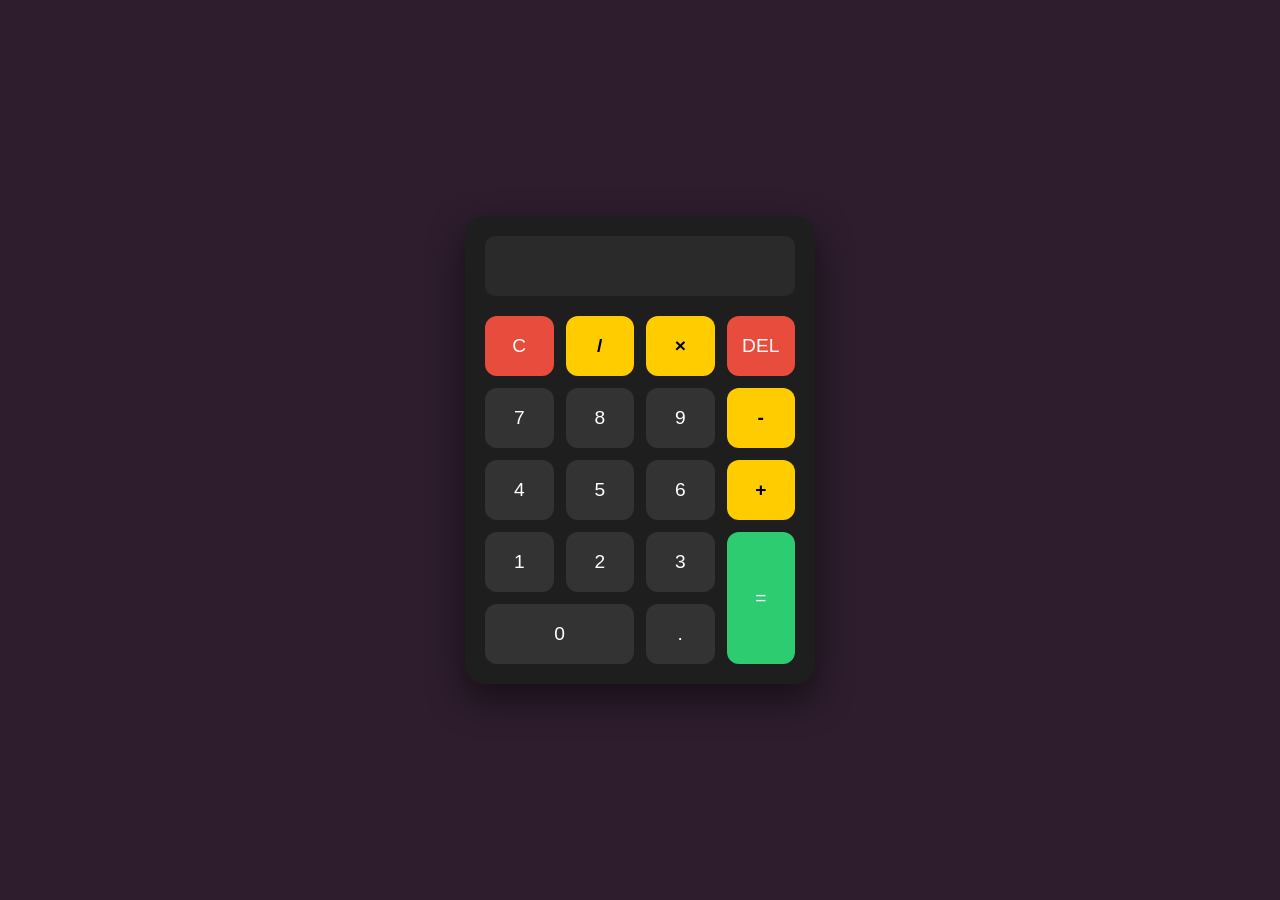
<file: Task2_cyber-Calculator/index.html>
<!DOCTYPE html>
<html lang="en">

<head>
    <meta charset="UTF-8">
    <meta name="viewport" content="width=device-width, initial-scale=1.0">
    <title>Modern Cyber-Yellow Calculator</title>
    <link rel="stylesheet" href="style.css">
</head>

<body>
    <div class="calculator">
        <input type="text" id="display" disabled>
        <div class="buttons">
            <button class="btn clear" onclick="clearDisplay()">C</button>
            <button class="btn operator" onclick="appendToDisplay('/')">/</button>
            <button class="btn operator" onclick="appendToDisplay('*')">×</button>
            <button class="btn delete" onclick="deleteLast()">DEL</button>

            <button class="btn" onclick="appendToDisplay('7')">7</button>
            <button class="btn" onclick="appendToDisplay('8')">8</button>
            <button class="btn" onclick="appendToDisplay('9')">9</button>
            <button class="btn operator" onclick="appendToDisplay('-')">-</button>

            <button class="btn" onclick="appendToDisplay('4')">4</button>
            <button class="btn" onclick="appendToDisplay('5')">5</button>
            <button class="btn" onclick="appendToDisplay('6')">6</button>
            <button class="btn operator" onclick="appendToDisplay('+')">+</button>

            <button class="btn" onclick="appendToDisplay('1')">1</button>
            <button class="btn" onclick="appendToDisplay('2')">2</button>
            <button class="btn" onclick="appendToDisplay('3')">3</button>
            <button class="btn equal" onclick="calculate()">=</button>

            <button class="btn zero" onclick="appendToDisplay('0')">0</button>
            <button class="btn" onclick="appendToDisplay('.')">.</button>
        </div>
    </div>
    <script src="script.js"></script>
</body>

</html>
</file>
<file: Task2_cyber-Calculator/style.css>
* {
    margin: 0;
    padding: 0;
    box-sizing: border-box;
    font-family: 'Segoe UI', Tahoma, Geneva, Verdana, sans-serif;
}

body {
    background-color: rgb(45, 29, 45);
    display: flex;
    justify-content: center;
    align-items: center;
    height: 100vh;
}

.calculator {
    background: #1e1e1e;
    padding: 20px;
    border-radius: 20px;
    box-shadow: 0 15px 35px rgba(0, 0, 0, 0.5);
    width: 350px;
}

#display {
    width: 100%;
    height: 60px;
    background: #2a2a2a;
    border: none;
    border-radius: 10px;
    margin-bottom: 20px;
    color: #fff;
    font-size: 1.8rem;
    text-align: right;
    padding: 10px;
}

.buttons {
    display: grid;
    grid-template-columns: repeat(4, 1fr);
    gap: 12px;
}

.btn {
    height: 60px;
    border: none;
    border-radius: 12px;
    background: #333;
    color: white;
    font-size: 1.2rem;
    cursor: pointer;
    transition: all 0.2s ease;
}

.btn:hover {
    background: #444;
    transform: translateY(-2px);
}


.operator {
    background: #ffcc00;
    color: #000;
    font-weight: bold;
}

.operator:hover {
    background: #e6b800 !important;
}


.equal {
    background: #2ecc71;
    color: white;
    grid-row: span 2;
    height: 100%;
}

.equal:hover {
    background: #27ae60 !important;
}

.clear,
.delete {
    background: #e74c3c;
    color: white;
}

.zero {
    grid-column: span 2;
}
</file>
